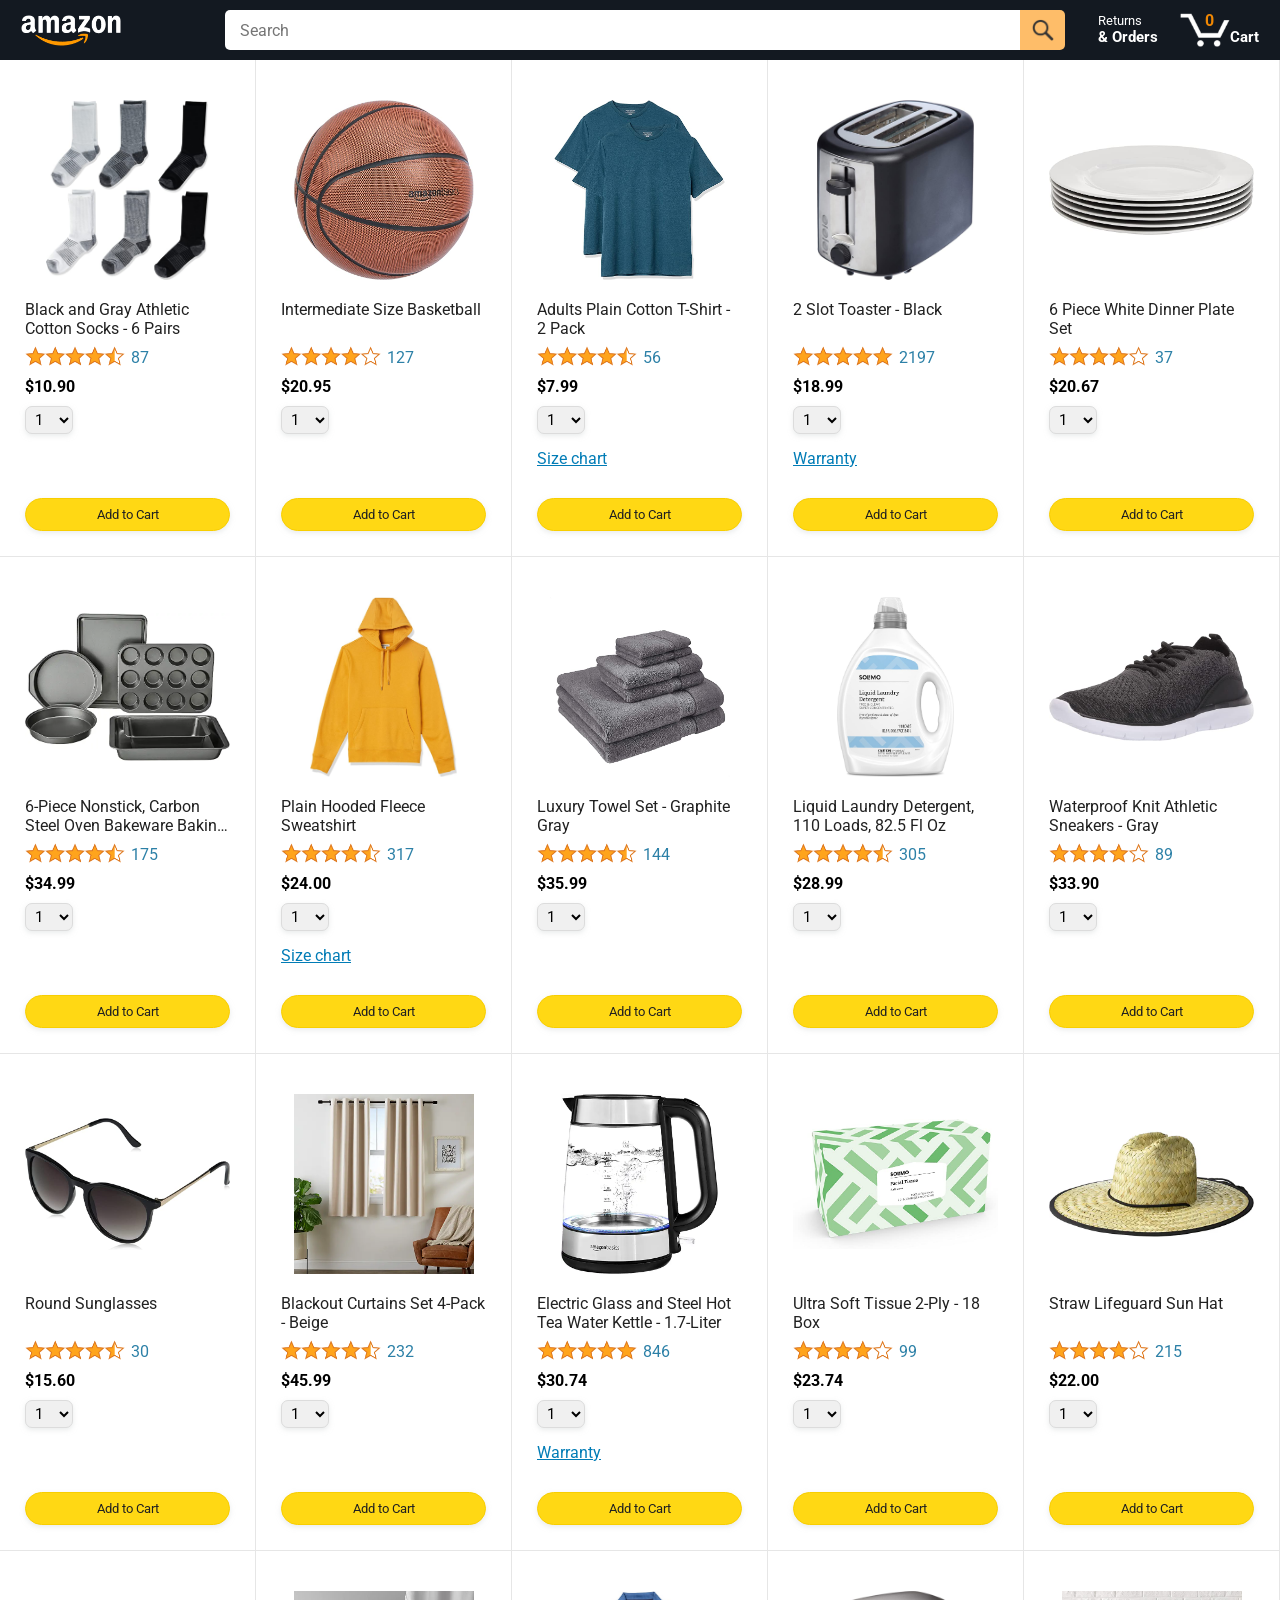
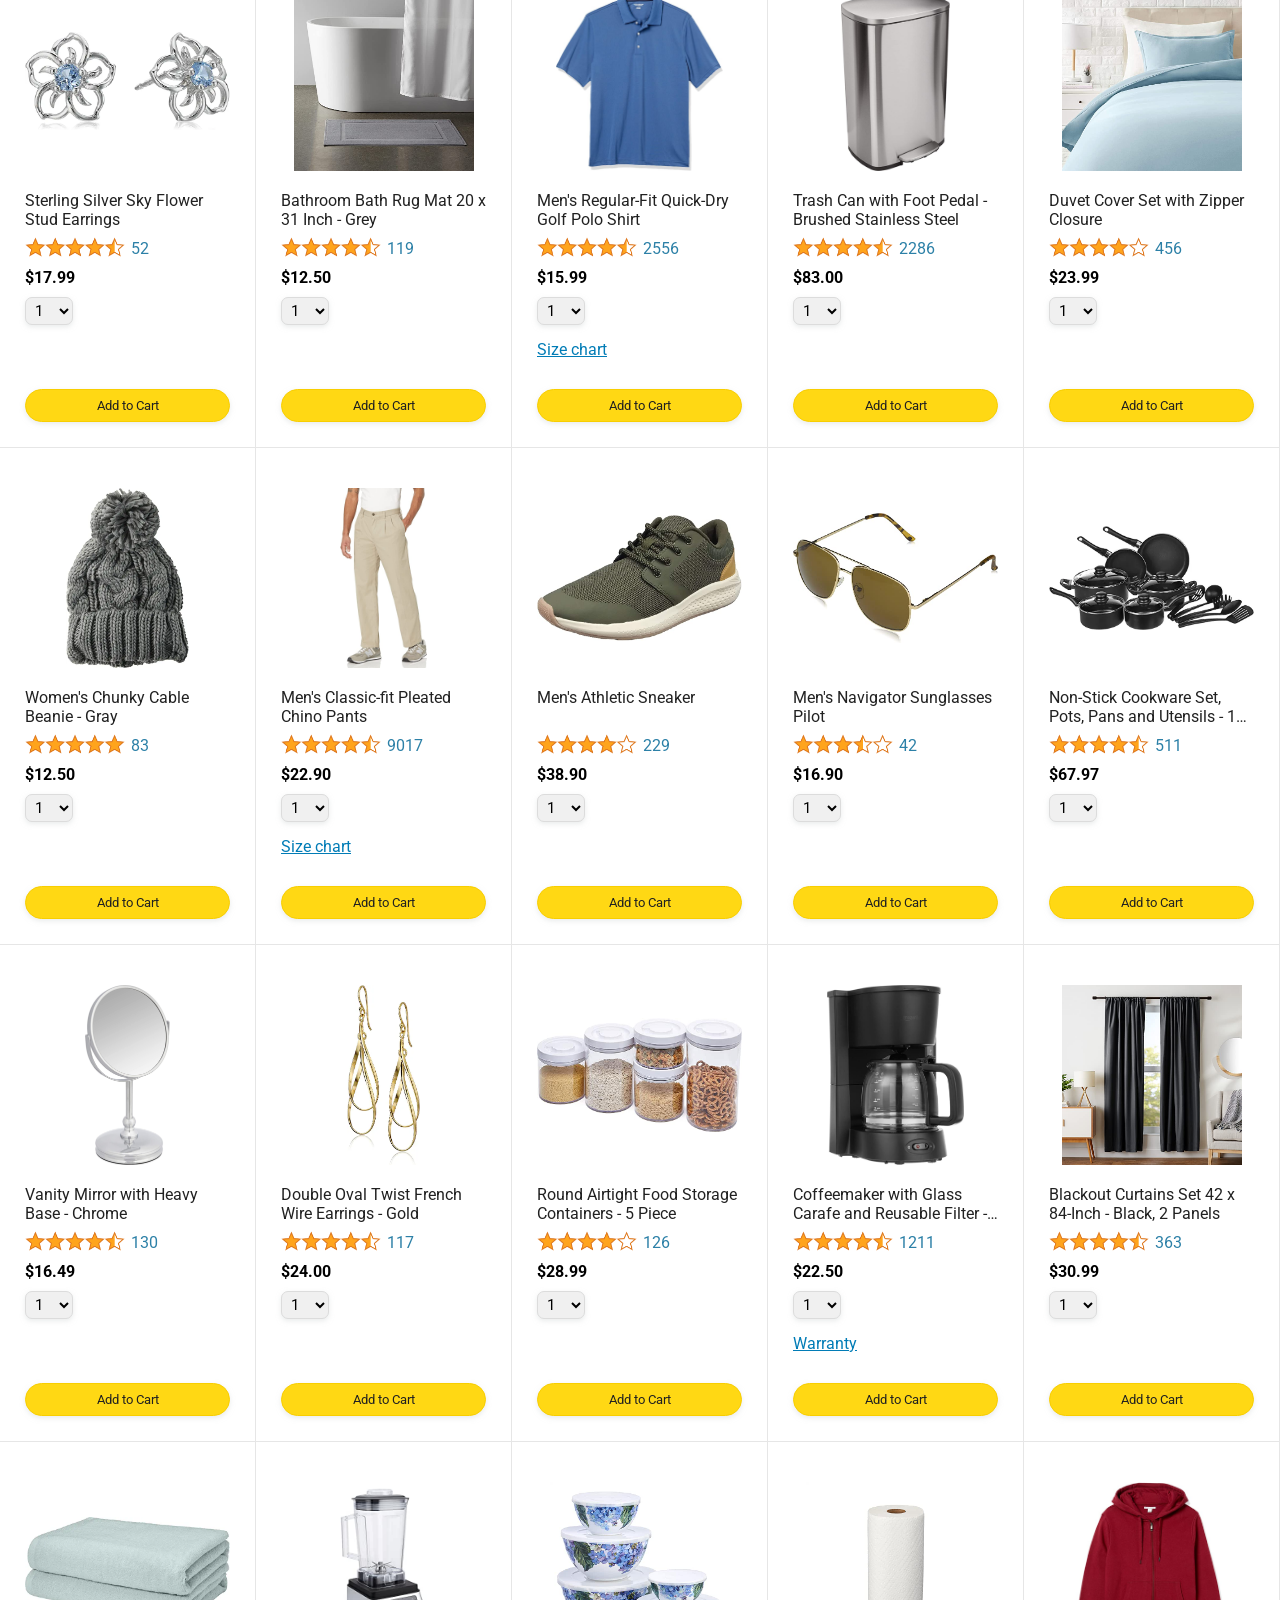
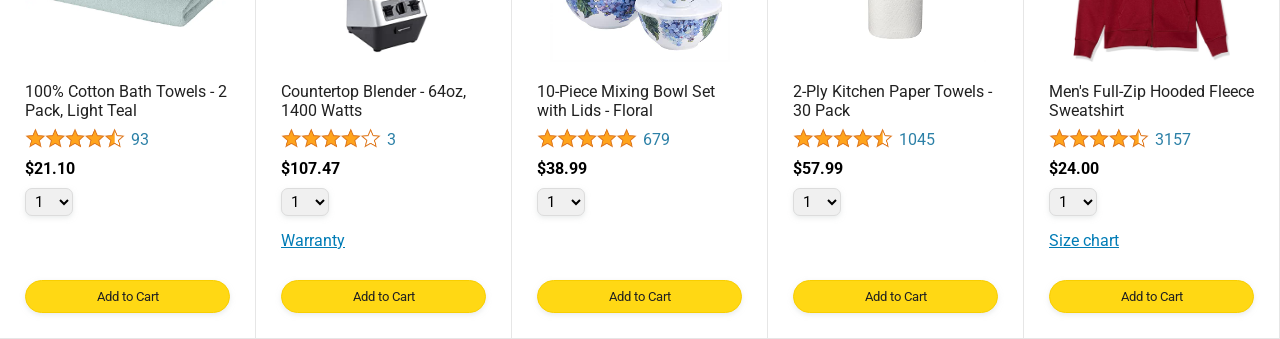
<file: front-end/amazon-project/index.html>
<!DOCTYPE html>
<html lang="en">
	<head>
    <title>Amazon</title>

    <meta charset="UTF-8">
    <meta name="viewport" content="width=device-width, initial-scale=1.0">

		<link rel="preconnect" href="https://fonts.googleapis.com">
    <link rel="preconnect" href="https://fonts.gstatic.com" crossorigin>
    <link href="https://fonts.googleapis.com/css2?family=Roboto:ital,wght@0,100..900;1,100..900&display=swap" rel="stylesheet">

		<link rel="stylesheet" href="styles/shared/general.css">
		<link rel="stylesheet" href="styles/shared/header.css">
		<link rel="stylesheet" href="styles/pages/main.css">

		<script type="module" src="scripts/main.js" defer></script>
	</head>
	<body>
    <header class="amazon-header">
			<div class="header-left-section">
				<a class="header-link" href=".">
					<img class="amazon-logo" src="images/amazon-logo-white.png">
					<img class="amazon-logo-mobile" hidden src="images/amazon-mobile-logo-white.png">
				</a>
			</div>
			<div class="header-middle-section">
				<input class="header-search-bar" type="text" placeholder="Search">
				<button class="header-search-button">
					<img class="header-search-icon" src="images/icons/search-icon.png">
				</button>
			</div>
			<div class="header-right-section">
				<a class="header-link returns-orders-container" href="">
					<div class="header-returns-text">Returns</div>
					<div class="header-orders-text">& Orders</div>
				</a>
				<a class="header-link header-cart-container" href="checkout.html">
					<div class="header-cart-quantity js-header-cart-quantity"></div>
					<img class="header-cart-icon" src="images/icons/cart-icon.png">
					<div class="header-cart-text">Cart</div>
				</a>
			</div>
		</header>

		<main>
			<section class="products-grid">
			</section>
		</main>
	</body>
</html>
</file>
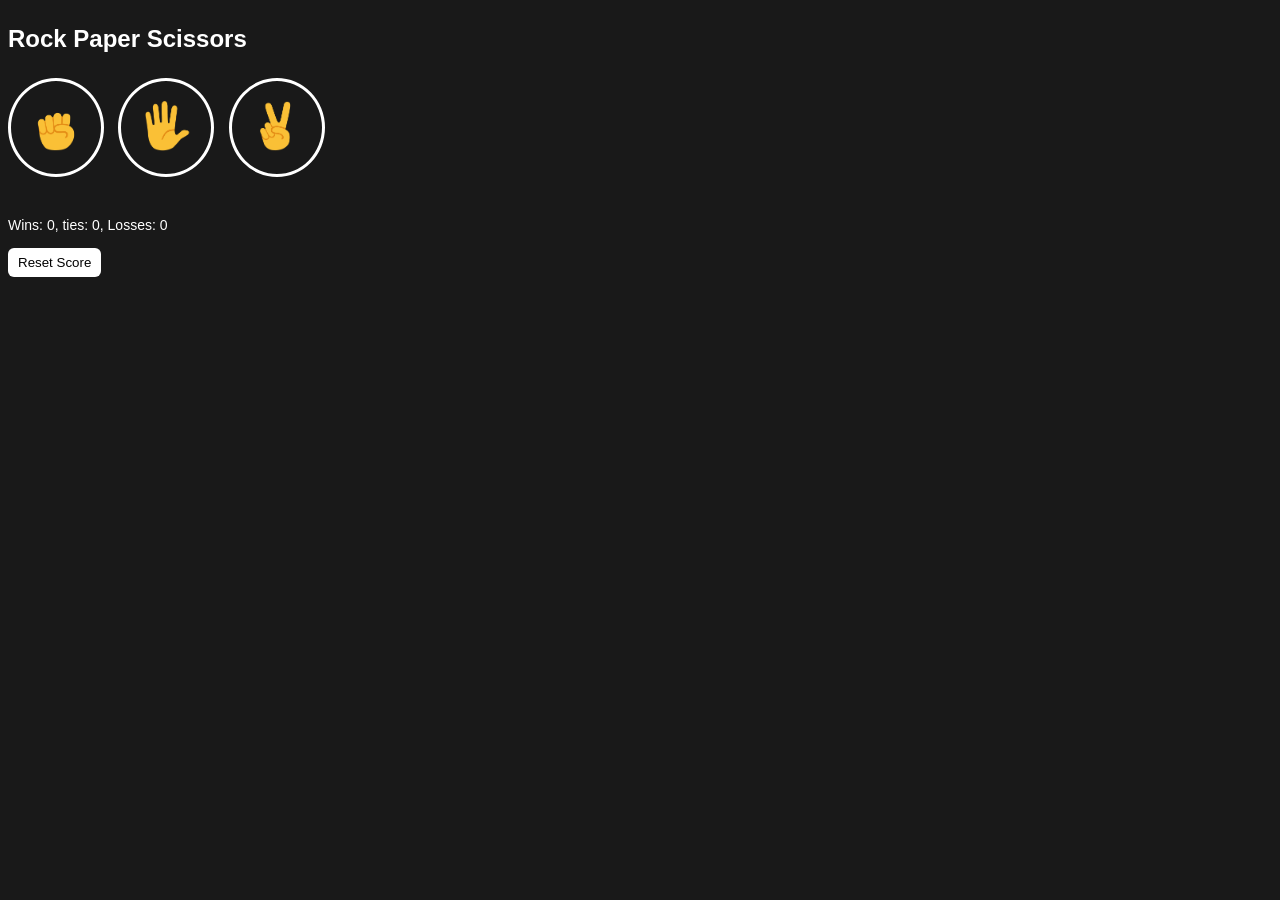
<file: front-end/rock-paper-scissors-project/index.html>
<!DOCTYPE html>
<html lang="en">
  <head>
    <title>Rock Paper Scissors</title>

    <link rel="stylesheet" href="styles.css">
    <script src="script.js" defer></script>

    <meta charset="UTF-8">
    <meta name="viewport" content="width=device-width, initial-scale=1.0">
  </head>

  <body>
    <p class="title">Rock Paper Scissors</p>

    <button class="emoji-btn js-emoji-btn" data-emoji="rock">
      <img src="assets/rock-emoji.png">
    </button>
    <button class="emoji-btn js-emoji-btn" data-emoji="paper">
      <img src="assets/paper-emoji.png">
    </button>
    <button class="emoji-btn js-emoji-btn" data-emoji="scissors">
      <img src="assets/scissors-emoji.png">
    </button>

    <p class="result js-result"></p>

    <div class="moves-container js-moves-container" hidden>
      <span>You</span>
      <img class="js-player-move" src="assets/rock-emoji.png">
      <img class="js-computer-move" src="assets/scissors-emoji.png">
      <span>Computer</span>
    </div>

    <p class="score js-score"></p>
    <button class="reset-btn js-reset-btn">Reset Score</button>
  </body>
</html>
</file>
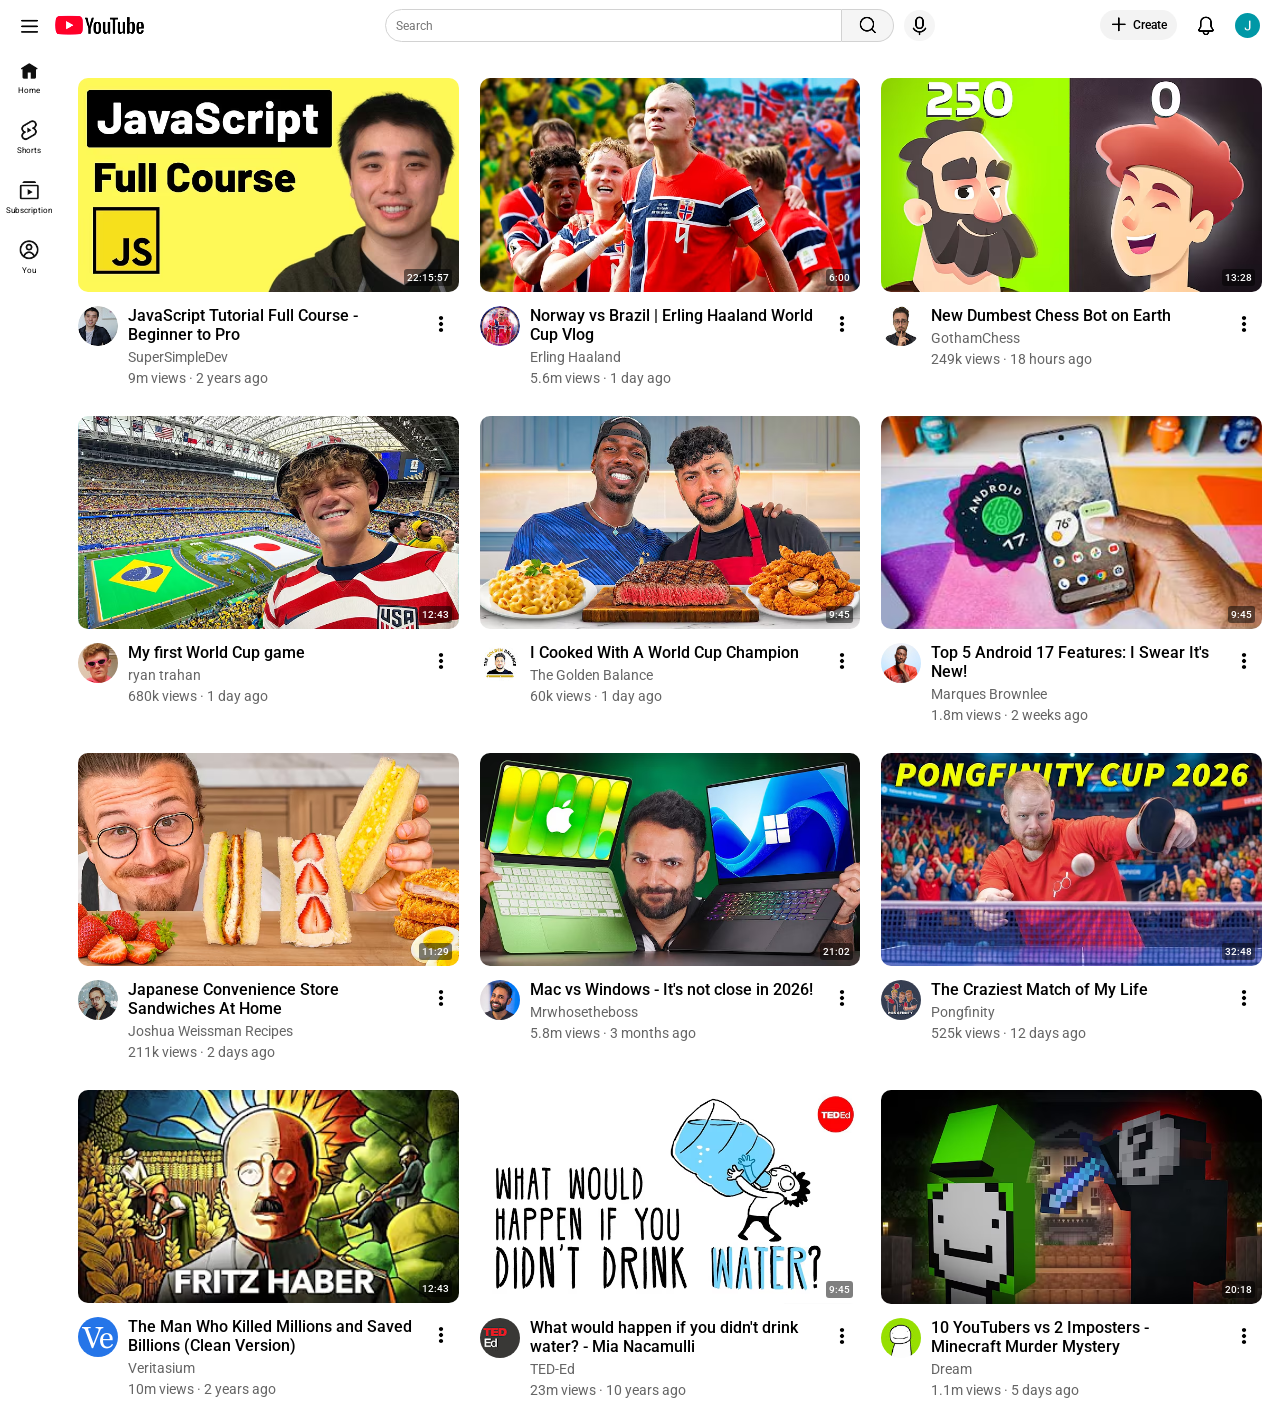
<file: front-end/youtube-project/index.html>
<!-- Site was created on 125% zoom ._. -->
<!-- Zoom in to 125% for better experience ._. -->

<!DOCTYPE html>
<html lang="en">
  <head>
    <title>YouTube</title>
    <link rel="icon" href="assets/icons/youtube-favicon.png">

    <link rel="stylesheet" href="styles/general.css">
    <link rel="stylesheet" href="styles/header.css">
    <link rel="stylesheet" href="styles/sidebar.css">
    <link rel="stylesheet" href="styles/videos.css">

    <link rel="preconnect" href="https://fonts.googleapis.com">
    <link rel="preconnect" href="https://fonts.gstatic.com" crossorigin>
    <link href="https://fonts.googleapis.com/css2?family=Roboto:ital,wght@0,100..900;1,100..900&display=swap" rel="stylesheet">
  </head>
  <body>
    <header class="header">
      <div class="left-section">
        <button class="three-lines-button">
          <img class="three-lines-icon header-icon" src="assets/icons/3-lines-icon.png">
        </button>
        <img class="header-icon" src="assets/icons/youtube-logo.png">
      </div>
      <div class="middle-section">
        <input class="search-bar" type="text" placeholder="Search">
        <button class="search-button">
          <img class="search-icon header-icon" src="assets/icons/search-icon.png">
        </button>
        <button class="mic-button">
          <img class="mic-icon header-icon" src="assets/icons/mic-icon.png">
        </button>
      </div>
      <div class="right-section">
        <div class="create-icon">
          <img class="plus-icon header-icon" src="assets/icons/plus-icon.png">
          <span>Create</span>
        </div>
        <button class="bell-button">
          <img class="bell-icon header-icon" src="assets/icons/bell-icon.png">
        </button>
        <img class="my-channel-picture" src="assets/channels/my-channel.jpg">
      </div>
    </header>

    <nav class="side-bar">
      <div>
        <img src="assets/icons/home-icon.png">
        <span>Home</span>
      </div>

      <div>
        <img src="assets/icons/shorts-icon.png">
        <span>Shorts</span>
      </div>

      <div>
        <img src="assets/icons/subscriptions-icon.png">
        <span>Subscription</span>
      </div>

      <div>
        <img src="assets/icons/you-icon.png">
        <span>You</span>
      </div>
    </nav>

    <main>
      <section class="videos-grid">
        <div class="video-preview">
          <div class="thumbnail-container">
            <a href="https://www.youtube.com/watch?v=EerdGm-ehJQ&pp=ygUXanMgdHV0b3JpYWwgZnVsbCBjb3Vyc2U%3D">
              <img class="thumbnail" src="assets/thumbnails/thumbnail1.avif">
              <span class="video-length">22:15:57</span>
            </a>
          </div>
          <div class="video-body">
            <a href="https://www.youtube.com/@SuperSimpleDev">
              <img class="channel-picture" src="assets/channels/channel1.jpg">
            </a>
            <div class="video-info">
              <p class="video-title">
                JavaScript Tutorial Full Course - Beginner to Pro
              </p>
              <p class="channel-name">SuperSimpleDev</p>
              <p class="video-stats">9m views &middot 2 years ago</p>
            </div>
            <img class="three-dots" src="assets/icons/3-dots-icon.png">
          </div>
        </div>

        <div class="video-preview">
          <div class="thumbnail-container">
            <a href="https://www.youtube.com/watch?v=FhXZ62GERi8&pp=ygUYbm9yd2F5IHZzIGJyYXppbCBoYWxhYW5k">
              <img class="thumbnail" src="assets/thumbnails/thumbnail2.avif">
              <span class="video-length">6:00</span>
            </a>
          </div>
          <div class="video-body">
            <a href="https://www.youtube.com/@erling">
              <img class="channel-picture" src="assets/channels/channel2.jpg">
            </a>
            <div class="video-info">
              <p class="video-title">
                Norway vs Brazil | Erling Haaland World Cup Vlog
              </p>
              <p class="channel-name">Erling Haaland</p>
              <p class="video-stats">5.6m views &middot 1 day ago</p>
            </div>
            <img class="three-dots" src="assets/icons/3-dots-icon.png">
          </div>
        </div>

        <div class="video-preview">
          <div class="thumbnail-container">
            <a href="https://www.youtube.com/watch?v=FQtEhErZO1k&pp=ygULZ290aGFtY2hlc3M%3D">
              <img class="thumbnail" src="assets/thumbnails/thumbnail3.avif">
              <span class="video-length">13:28</span>
            </a>
          </div>
          <div class="video-body">
            <a href="https://www.youtube.com/@GothamChess">
              <img class="channel-picture" src="assets/channels/channel3.jpg">
            </a>
            <div class="video-info">
              <p class="video-title">
                New Dumbest Chess Bot on Earth
              </p>
              <p class="channel-name">GothamChess</p>
              <p class="video-stats">249k views &middot 18 hours ago</p>
            </div>
            <img class="three-dots" src="assets/icons/3-dots-icon.png">
          </div>
        </div>

        <div class="video-preview">
          <div class="thumbnail-container">
            <a href="https://www.youtube.com/watch?v=kM2Ow8XEOjs&pp=ygULcnlhbiB0cmFoYW4%3D">
              <img class="thumbnail" src="assets/thumbnails/thumbnail4.avif">
              <span class="video-length">12:43</span>
            </a>
          </div>
          <div class="video-body">
            <a href="https://www.youtube.com/@ryan">
              <img class="channel-picture" src="assets/channels/channel4.jpg">
            </a>
            <div class="video-info">
              <p class="video-title">
                My first World Cup game
              </p>
              <p class="channel-name">ryan trahan</p>
              <p class="video-stats">680k views &middot 1 day ago</p>
            </div>
            <img class="three-dots" src="assets/icons/3-dots-icon.png">
          </div>
        </div>

        <div class="video-preview">
          <div class="thumbnail-container">
            <a href="https://www.youtube.com/watch?v=4bHi2Bb_uiU&pp=ygUSdGhlIGdvbGRlbiBiYWxhbmNl">
              <img class="thumbnail" src="assets/thumbnails/thumbnail5.avif">
              <span class="video-length">9:45</span>
            </a>
          </div>
          <div class="video-body">
            <a href="https://www.youtube.com/@thegoldenbalance">
              <img class="channel-picture" src="assets/channels/channel5.jpg">
            </a>
            <div class="video-info">
              <p class="video-title">
                I Cooked With A World Cup Champion
              </p>
              <p class="channel-name">The Golden Balance</p>
              <p class="video-stats">60k views &middot 1 day ago</p>
            </div>
            <img class="three-dots" src="assets/icons/3-dots-icon.png">
          </div>
        </div>

        <div class="video-preview">
          <div class="thumbnail-container">
            <a href="https://www.youtube.com/watch?v=QrT4S9i3agE">
              <img class="thumbnail" src="assets/thumbnails/thumbnail6.avif">
              <span class="video-length">9:45</span>
            </a>
          </div>
          <div class="video-body">
            <a href="https://www.youtube.com/@mkbhd">
              <img class="channel-picture" src="assets/channels/channel6.jpg">
            </a>
            <div class="video-info">
              <p class="video-title">
                Top 5 Android 17 Features: I Swear It's New!
              </p>
              <p class="channel-name">Marques Brownlee</p>
              <p class="video-stats">1.8m views &middot 2 weeks ago</p>
            </div>
            <img class="three-dots" src="assets/icons/3-dots-icon.png">
          </div>
        </div>

        <div class="video-preview">
          <div class="thumbnail-container">
            <a href="https://www.youtube.com/watch?v=7SixjIlfnIw&pp=ygUZam9maHVhIGNvb2sgcmVjaXBlcyBqYXBhbg%3D%3D">
              <img class="thumbnail" src="assets/thumbnails/thumbnail7.avif">
              <span class="video-length">11:29</span>
            </a>
          </div>
          <div class="video-body">
            <a href="https://www.youtube.com/@JoshuaWeissmanRecipes">
              <img class="channel-picture" src="assets/channels/channel7.jpg">
            </a>
            <div class="video-info">
              <p class="video-title">
                Japanese Convenience Store Sandwiches At Home
              </p>
              <p class="channel-name">Joshua Weissman Recipes</p>
              <p class="video-stats">211k views &middot 2 days ago</p>
            </div>
            <img class="three-dots" src="assets/icons/3-dots-icon.png">
          </div>
        </div>

        <div class="video-preview">
          <div class="thumbnail-container">
            <a href="https://www.youtube.com/watch?v=aJSK3HZlvnU&pp=ygUdbWFjIHZzIHdpbmRvd3MgbXJ3aG9zZXRoZWJvc3M%3D">
              <img class="thumbnail" src="assets/thumbnails/thumbnail8.avif">
              <span class="video-length">21:02</span>
            </a>
          </div>
          <div class="video-body">
            <a href="https://www.youtube.com/@Mrwhosetheboss">
              <img class="channel-picture" src="assets/channels/channel8.jpg">
            </a>
            <div class="video-info">
              <p class="video-title">
                Mac vs Windows - It's not close in 2026!
              </p>
              <p class="channel-name">Mrwhosetheboss</p>
              <p class="video-stats">5.8m views &middot 3 months ago</p>
            </div>
            <img class="three-dots" src="assets/icons/3-dots-icon.png">
          </div>
        </div>

        <div class="video-preview">
          <div class="thumbnail-container">
            <a href="https://www.youtube.com/watch?v=OwcZ-fF65Aw&pp=ygUKcG9uZ2Zpbml0eQ%3D%3D">
              <img class="thumbnail" src="assets/thumbnails/thumbnail9.avif">
              <span class="video-length">32:48</span>
            </a>
          </div>
          <div class="video-body">
            <a href="https://www.youtube.com/@Pongfinity">
              <img class="channel-picture" src="assets/channels/channel9.jpg">
            </a>
            <div class="video-info">
              <p class="video-title">
                The Craziest Match of My Life
              </p>
              <p class="channel-name">Pongfinity</p>
              <p class="video-stats">525k views &middot 12 days ago</p>
            </div>
            <img class="three-dots" src="assets/icons/3-dots-icon.png">
          </div>
        </div>

        <div class="video-preview">
          <div class="thumbnail-container">
            <a href="https://www.youtube.com/watch?v=QQkmJI63ykI&pp=0gcJCU8LAYcqIYzv">
              <img class="thumbnail" src="assets/thumbnails/thumbnail10.avif">
              <span class="video-length">12:43</span>
            </a>
          </div>
          <div class="video-body">
            <a href="https://www.youtube.com/@veritasium">
              <img class="channel-picture" src="assets/channels/channel10.jpg">
            </a>
            <div class="video-info">
              <p class="video-title">
                The Man Who Killed Millions and Saved Billions (Clean Version)
              </p>
              <p class="channel-name">Veritasium</p>
              <p class="video-stats">10m views &middot 2 years ago</p>
            </div>
            <img class="three-dots" src="assets/icons/3-dots-icon.png">
          </div>
        </div>

        <div class="video-preview">
          <div class="thumbnail-container">
            <a href="https://www.youtube.com/watch?v=9iMGFqMmUFs&pp=ygUMdGVkIGVkIHdhdGVy">
              <img class="thumbnail" src="assets/thumbnails/thumbnail11.avif">
              <span class="video-length">9:45</span>
            </a>
          </div>
          <div class="video-body">
            <a href="https://www.youtube.com/@TEDEd">
              <img class="channel-picture" src="assets/channels/channel11.jpg">
            </a>
            <div class="video-info">
              <p class="video-title">
                What would happen if you didn't drink water? - Mia Nacamulli
              </p>
              <p class="channel-name">TED-Ed</p>
              <p class="video-stats">23m views &middot 10 years ago</p>
            </div>
            <img class="three-dots" src="assets/icons/3-dots-icon.png">
          </div>
        </div>

        <div class="video-preview">
          <div class="thumbnail-container">
            <a href="https://www.youtube.com/watch?v=n3Z4vVzx4nw&pp=ygUFZHJlYW0%3D">
              <img class="thumbnail" src="assets/thumbnails/thumbnail12.avif">
              <span class="video-length">20:18</span>
            </a>
          </div>
          <div class="video-body">
            <a href="https://www.youtube.com/@dream">
              <img class="channel-picture" src="assets/channels/channel12.jpg">
            </a>
            <div class="video-info">
              <p class="video-title">
                10 YouTubers vs 2 Imposters - Minecraft Murder Mystery
              </p>
              <p class="channel-name">Dream </p>
              <p class="video-stats">1.1m views &middot 5 days ago</p>
            </div>
            <img class="three-dots" src="assets/icons/3-dots-icon.png">
          </div>
        </div>
      </section>
    </main>
  </body>
</html>
</file>
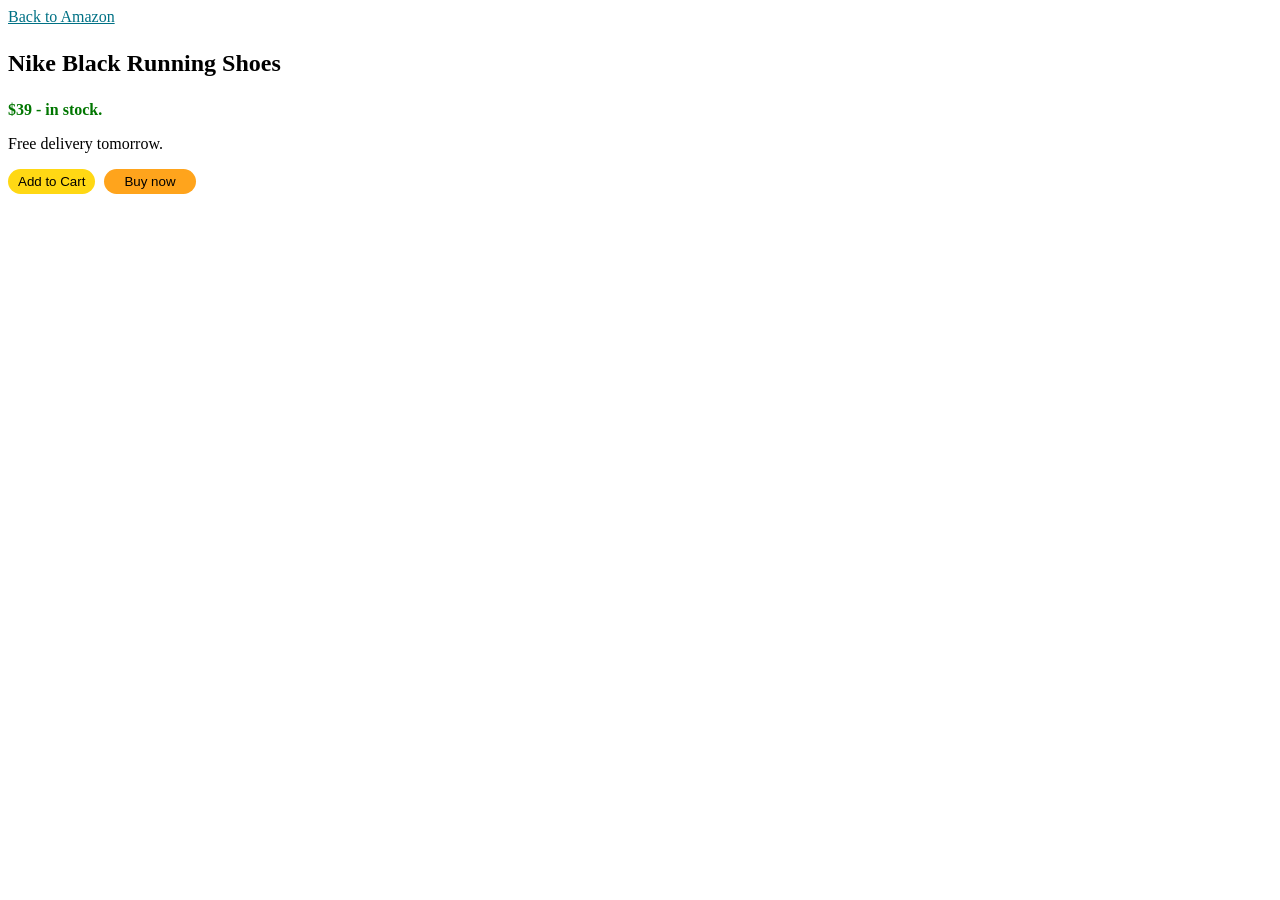
<file: html-css-exercises/exercise1.html>
<!DOCTYPE html>
<html>
  <head>
    <style>
      .link {
        color: rgb(0, 113, 133);
      }

      .item {
        font-size: 24px;
        font-weight: bold;
      }

      .price {
        color: rgb(0, 118, 0);
        font-weight: bold;
      }

      .cart-button {
        background-color: rgb(255, 216, 20);
        border: none;
        border-radius: 15px;
        padding: 5px 10px;
        margin-right: 5px;
        cursor: pointer;
      }

      .cart-button:hover {
        background-color: rgba(255, 216, 20, 0.7);
      }

      .cart-button:active {
        background-color: rgba(255, 216, 20, 0.3);
      }

      .buy-button {
        background-color: rgb(255, 164, 28);
        border: none;
        border-radius: 15px;
        padding: 5px 20px;
        cursor: pointer;
      }

      .buy-button:hover {
        background-color: rgb(218, 142, 29)
      }

      .buy-button:active {
        background-color: rgb(190, 125, 28);
      }
    </style>
  </head>
  <body>
    <a class="link" href="https://www.amazon.com">Back to Amazon</a>
    <p class="item">Nike Black Running Shoes</p>
    <p class="price">$39 - in stock.</p>
    <p class="delivery">Free delivery tomorrow.</p>
    <button class="cart-button">Add to Cart</button>
    <button class="buy-button">Buy now</button>
  </body>
</html>
</file>
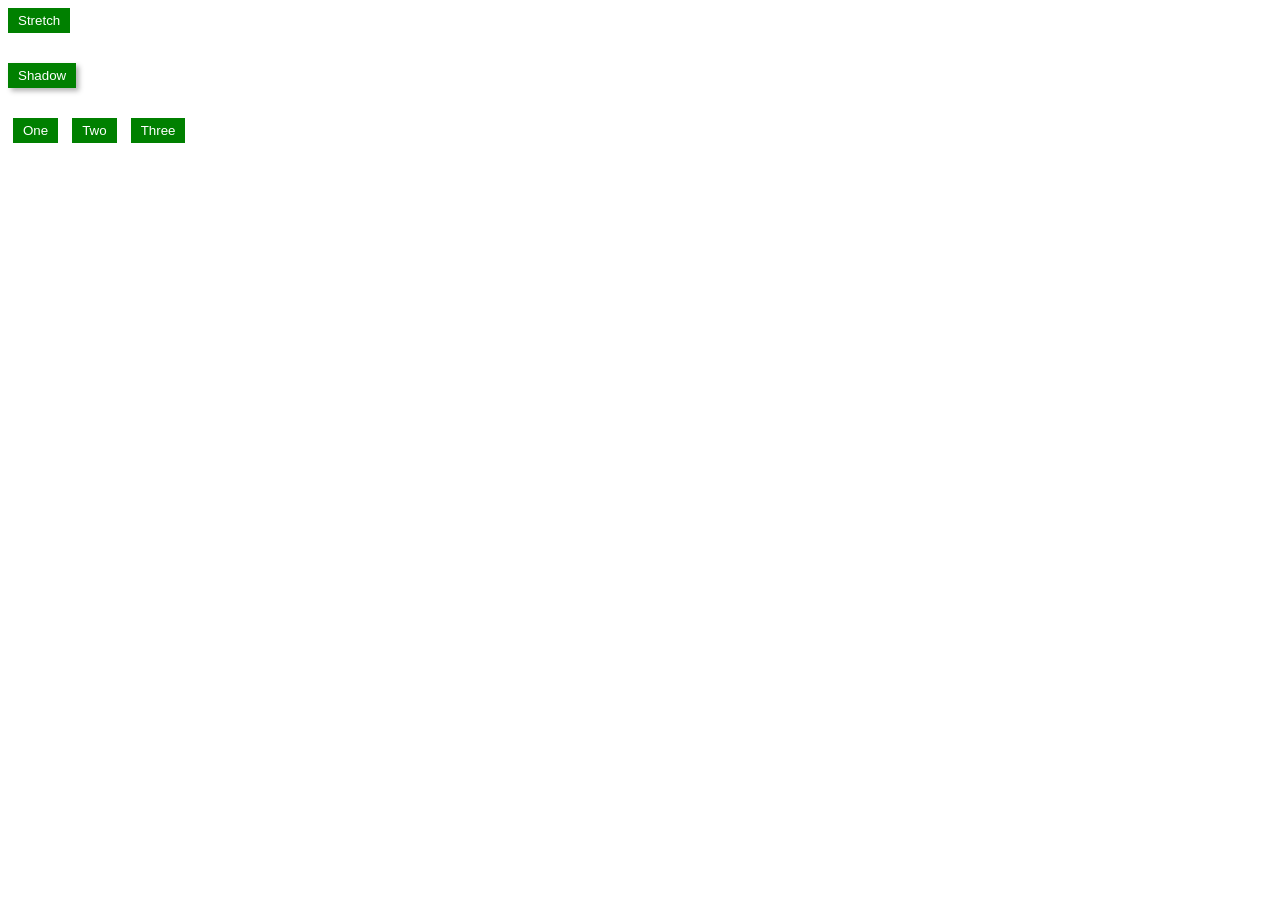
<file: html-css-exercises/exercise2.html>
<!DOCTYPE html>
<html lang="en">
  <head>
    <style>
      button {
        border: none;
        background-color: green;
        color: white;
        padding: 5px 10px;
        cursor: pointer;
        margin-bottom: 30px;
      }

      .stretch {
        display: block;
        transition: padding 0.8s;
      }

      .stretch:hover {
        padding: 15px 30px;
      }

      .shadow {
        display: block;
        box-shadow: 3px 3px 5px rgba(0, 0, 0, 0.3);
        transition: box-shadow 0.3s;
      }

      .shadow:active {
        box-shadow: none;
        transform: translate(3px, 3px);
      }

      .numbers {
        margin: 0 5px;
        transition: padding 0.1s;
      }

      .numbers:hover {
        padding: 5px 15px;
      }
    </style>
  </head>
  <body>
    <button class="stretch">Stretch</button>
    <button class="shadow">Shadow</button>
    <button class="numbers">One</button>
    <button class="numbers">Two</button>
    <button class="numbers">Three</button>
  </body>
</html>
</file>
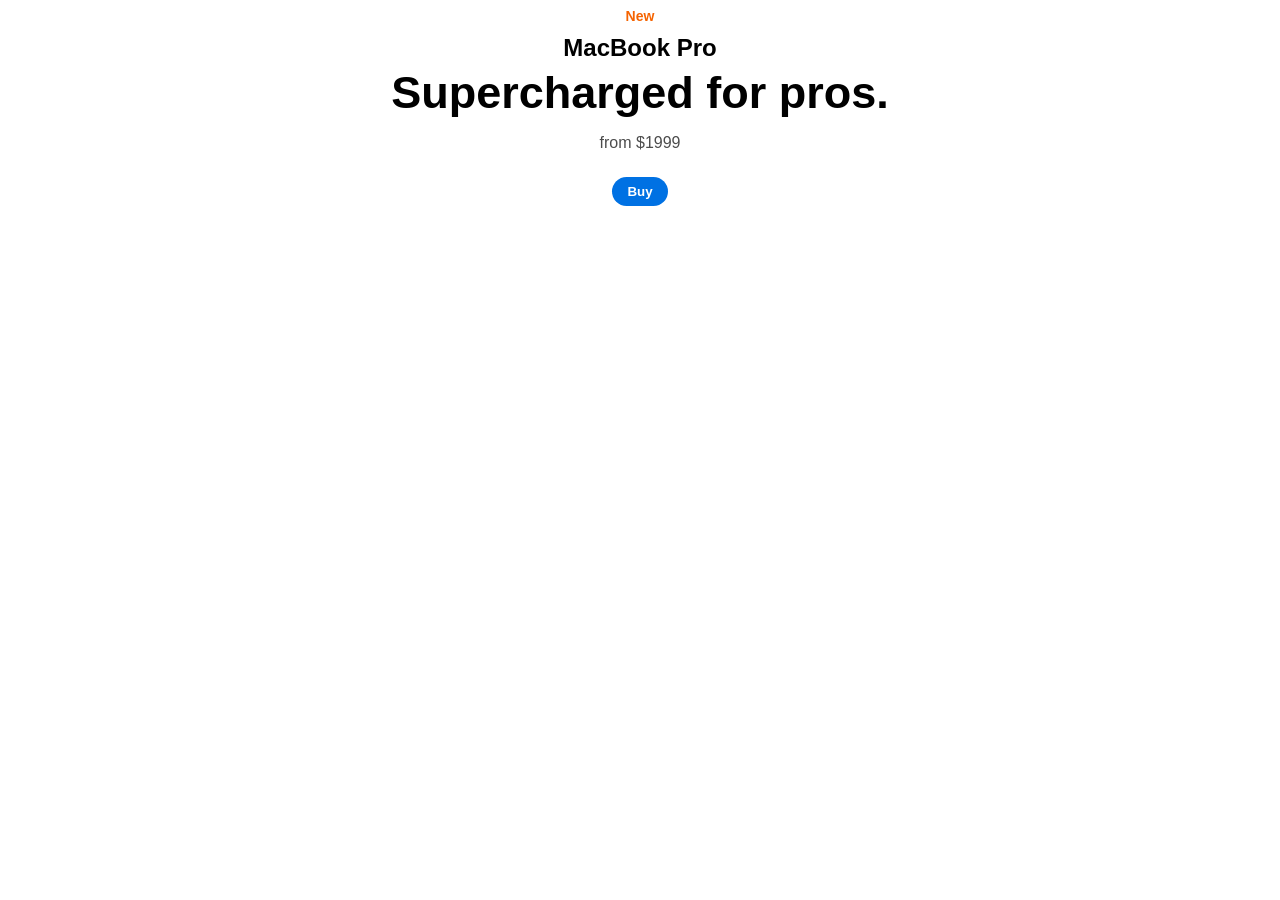
<file: html-css-exercises/exercise3.html>
<!DOCTYPE html>
<html lang="en">
  <head>
    <style>
      body {
        text-align: center;
        font-family: Arial;
      }

      p {
        margin-top: 0;
        margin-bottom: 0;
      }

      .new {
        color: rgb(245, 99, 0);
        font-size: 14px;
        font-weight: bold;
        margin-bottom: 10px;
      }

      .mac {
        font-weight: bold;
        font-size: 24px;
        margin-bottom: 5px;
      }

      .description {
        font-weight: bold;
        font-size: 45px;
        margin-bottom: 15px;
      }

      .price {
        color: rgb(76, 76, 76);
        margin-bottom: 25px;
      }

      .btn {
        border: none;
        padding: 7px 15px;
        background-color: rgb(0, 113, 227);
        color: white;
        border-radius: 30px;
        font-weight: bold;
        cursor: pointer;
      }
    </style>
  </head>
  <body>
      <p class="new">New</p>
      <p class="mac">MacBook Pro</p>
      <p class="description">Supercharged for pros.</p>
      <p class="price">from $1999</p>
      <button class="btn">Buy</button>
  </body>
</html>
</file>
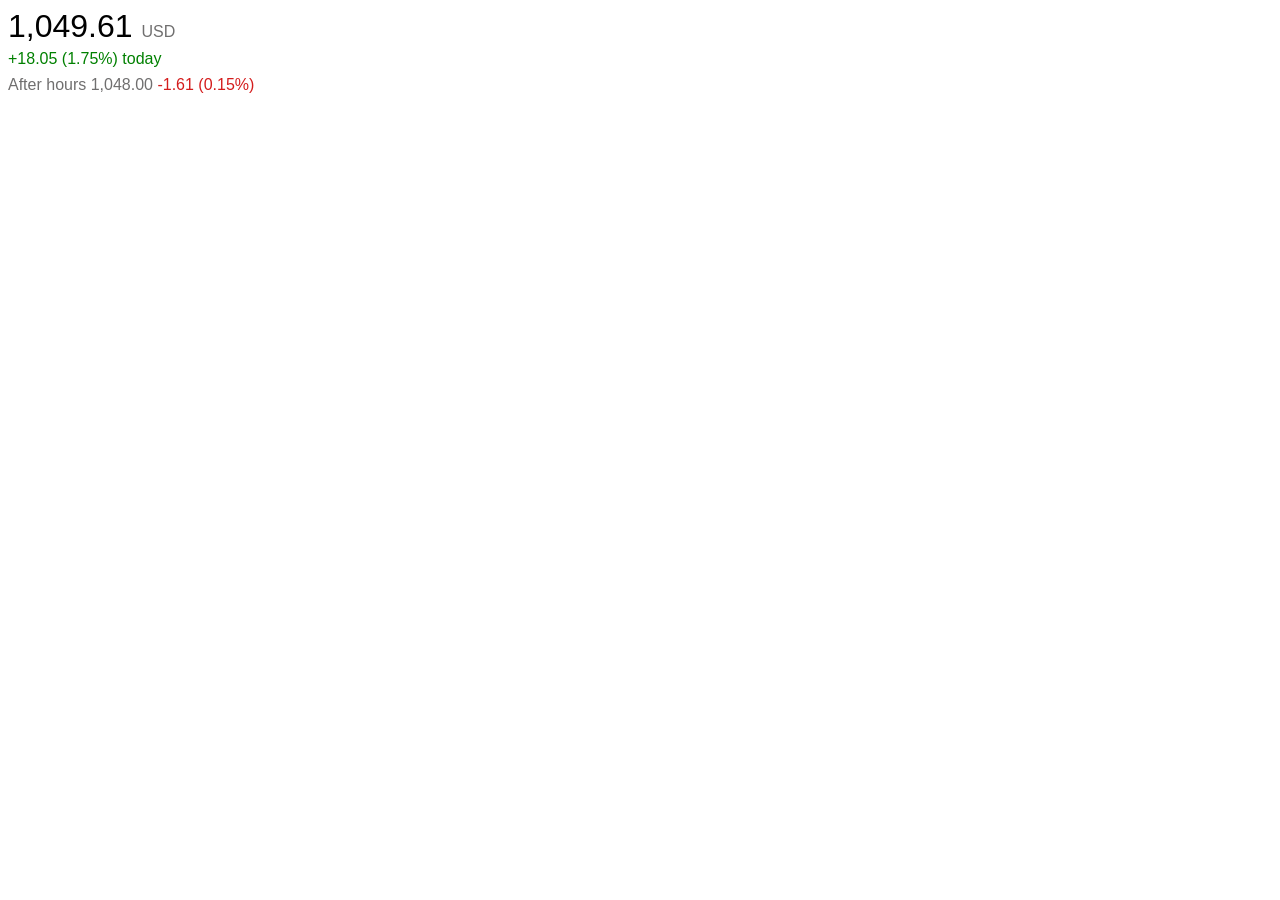
<file: html-css-exercises/exercise4.html>
<!DOCTYPE html>
<html lang="en">
  <head>
    <style>
      p {
        font-family: Arial;
        margin: 0;
      }

      .line1 {
        font-size: 32px;
        margin-bottom: 5px
      }

      .usd {
        font-size: 16px;
        color:rgb(112, 111, 111);
      }

      .line2 {
        color: green;
        margin-bottom: 8px;
      }

      .line3 {
        color:rgb(112, 111, 111);
      }

      .red {
        color: rgb(212, 29, 29);
      }
    </style>
  </head>
  <body>
      <p class="line1">1,049.61 <span class="usd">USD</span></p>
      <p class="line2">+18.05 (1.75%) today</p>
      <p class="line3">After hours 1,048.00 <span class="red">-1.61 (0.15%)</span></p>
  </body>
</html>
</file>
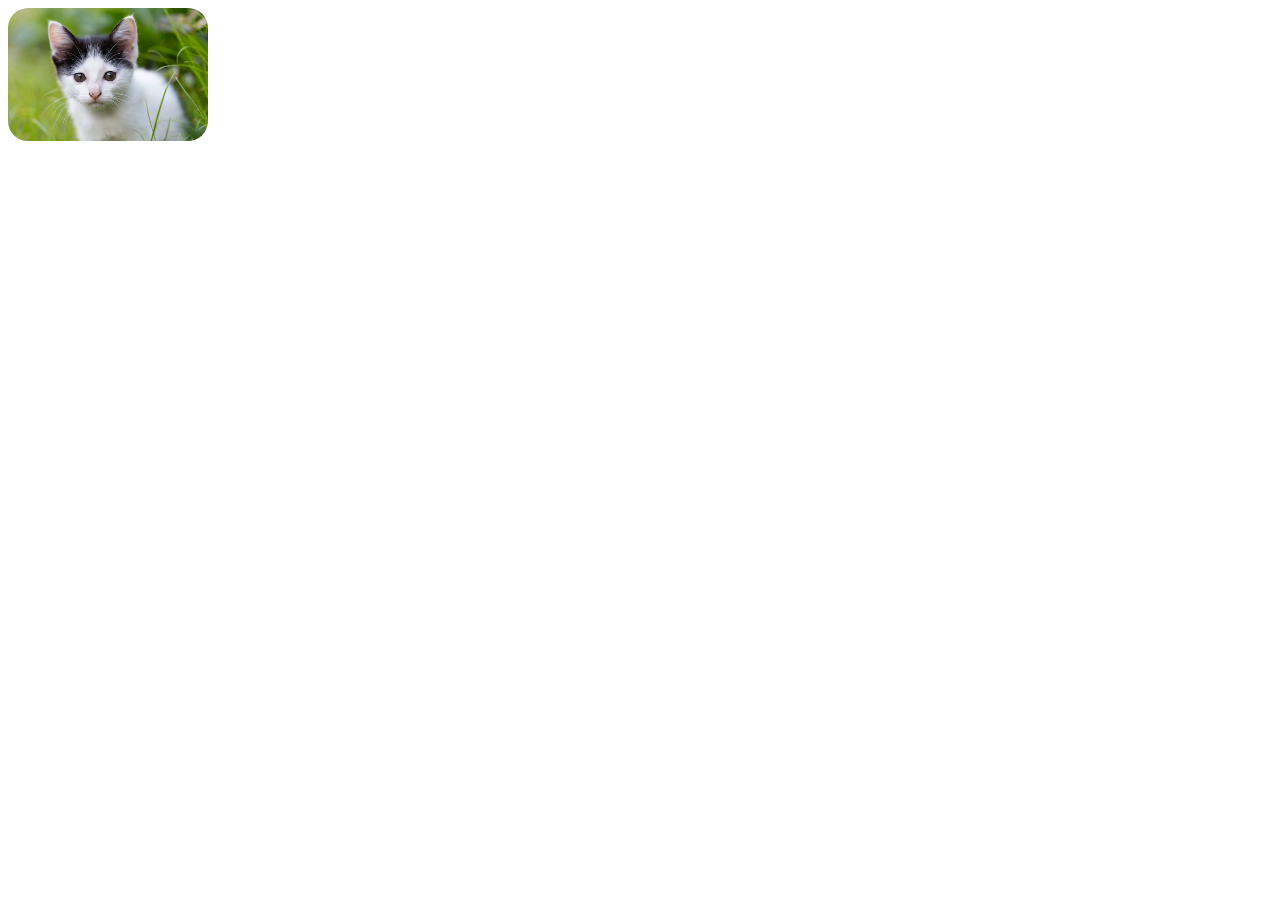
<file: html-css-exercises/exercise5.html>
<!DOCTYPE html>
<html lang="en">
  <head>
    <title>Exercise 5</title>
    <style>
      img {
        display: block;
        width: 200px;
        border-radius: 20px;
        cursor: pointer;
      }

      img:hover {
        display: block;
        width: 200px;
        height: 200px;
        object-fit: cover;
        object-position: center;
      }

      img:active {
        display: block;
        width: 200px;
        height: 200px;
        object-fit: cover;
        object-position: center;
        border-radius: 50%;
      }
    </style>
  </head>
  <body>
      <img src="cat.png">
  </body>
</html>
</file>
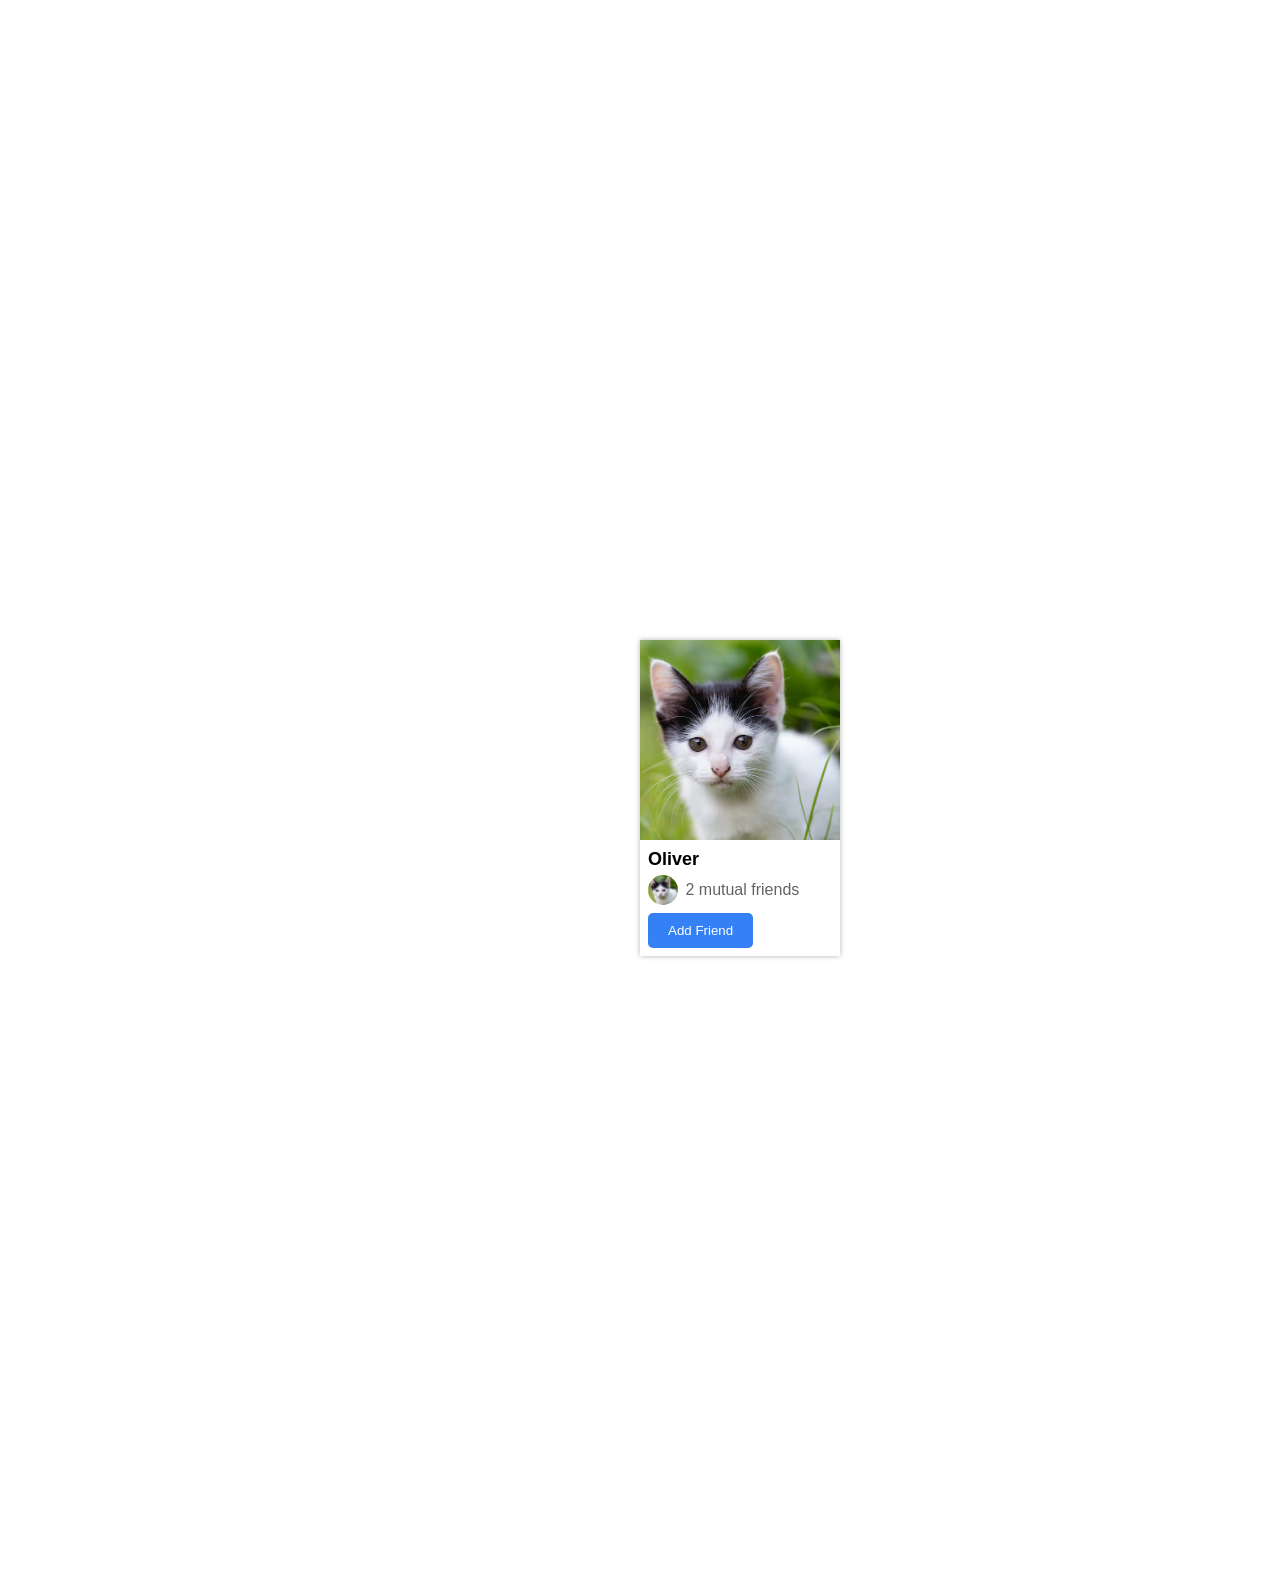
<file: html-css-exercises/exercise6.html>
<!DOCTYPE html>
<html lang="en">
  <head>
    <title>Exercise 6</title>
    <style>
      * {
        margin: 0;
      }

      .container {
        width: 200px;
        margin: 50%;
        box-shadow: 0 0 5px rgba(0, 0, 0, 0.3);
      }

      .cat {
        width: 100%;
        height: 200px;
        object-fit: cover;
        object-position: center;
      }

      .name, .mutuals-container, .add-btn {
        font-family: Arial;
        margin-left: 8px;
      }

      .name {
        font-size: 18px;
        font-weight: bold;
        margin-top: 5px;
      }

      .mutuals-container {
        margin-top: 5px;
        margin-bottom: 8px;
      }

      .mutuals {
        color: rgb(100, 99, 99);
        display: inline-block;
        margin-left: 3px;
        vertical-align: middle;
      }

      .mutuals-pfp {
        width: 30px;
        height: 30px;
        object-fit: cover;
        border-radius: 50%;
        display: inline-block;
        vertical-align: middle;
      }

      .add-btn {
        border: none;
        margin-bottom: 8px;
        background-color: rgb(51, 129, 245);
        color: white;
        padding: 10px 20px;
        border-radius: 5px;
        cursor: pointer;
      }
    </style>
  </head>
  <body>
    <div class="container">
      <img class="cat" src="cat.png">
      <p class="name">Oliver</p>
      <div class="mutuals-container">
        <img class="mutuals-pfp" src="cat.png">
        <p class="mutuals">2 mutual friends</p>
      </div>
      <button class="add-btn">Add Friend</button>
    </div>
  </body>
</html>
</file>
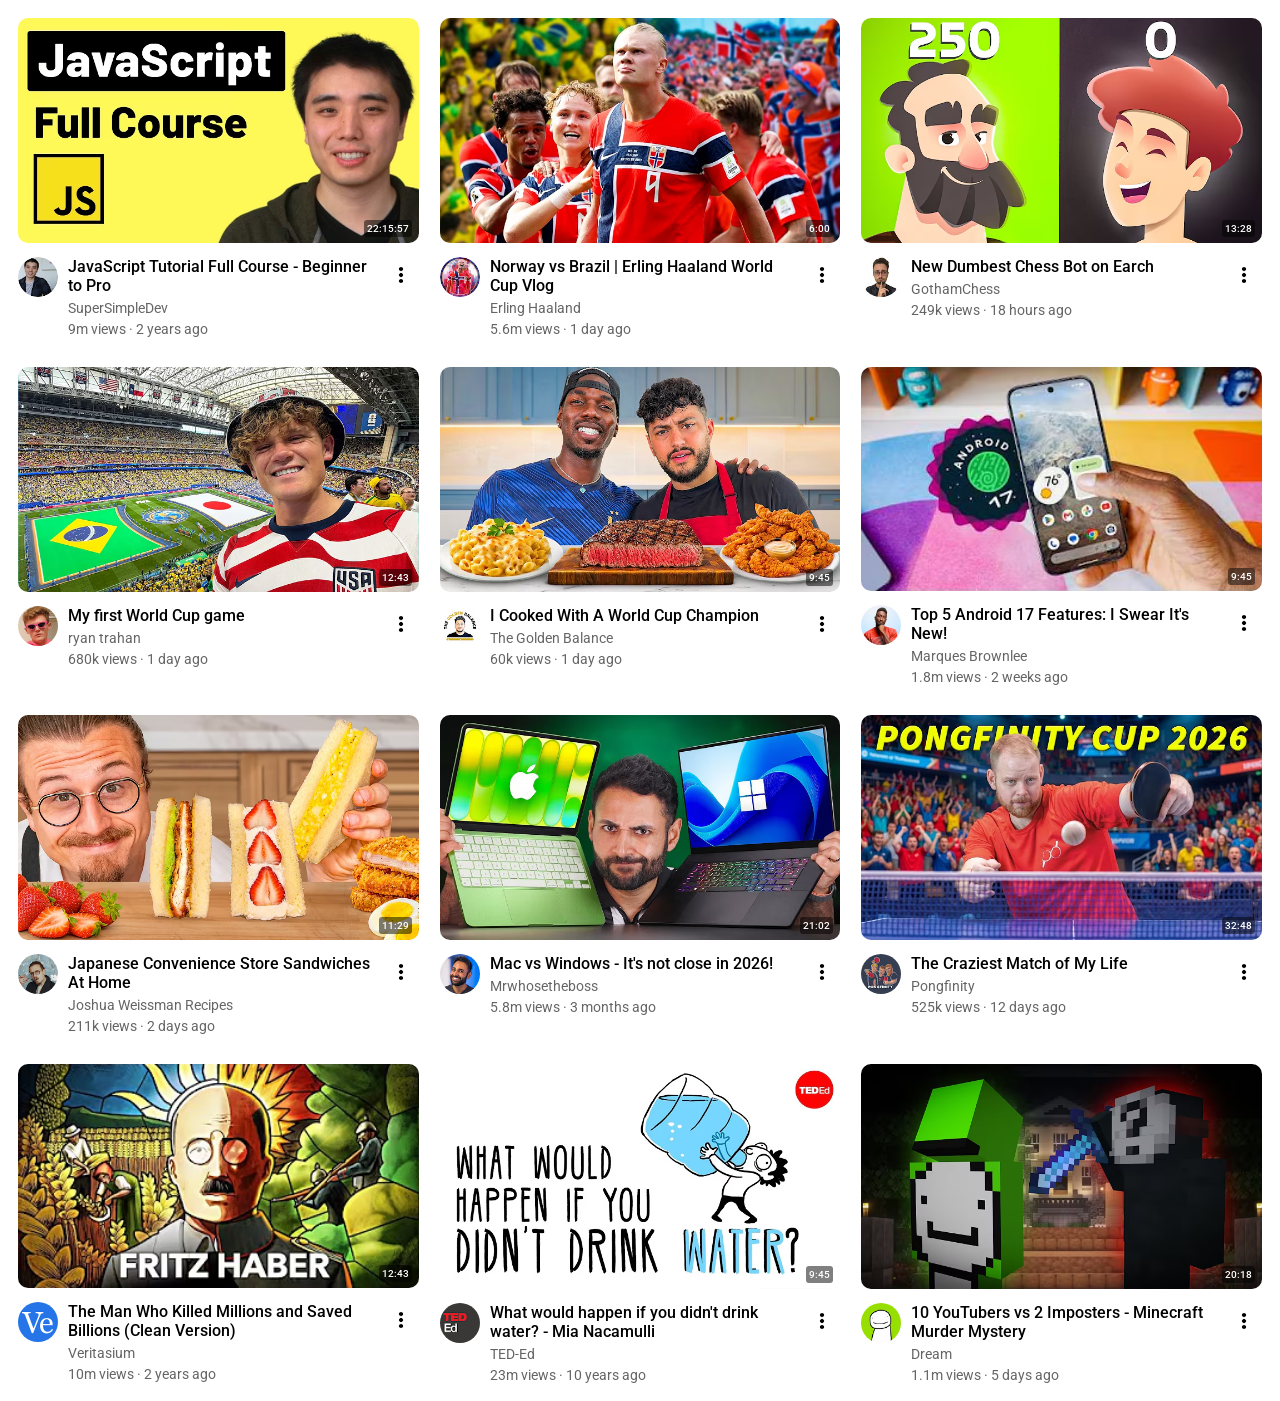
<file: html-css-exercises/youtube.html>
<!DOCTYPE html>
<html lang="en">
  <head>
    <title>YouTube</title>

    <link rel="stylesheet" href="youtube-files/styles/general.css">
    <link rel="stylesheet" href="youtube-files/styles/videos.css">

    <link rel="preconnect" href="https://fonts.googleapis.com">
    <link rel="preconnect" href="https://fonts.gstatic.com" crossorigin>
    <link href="https://fonts.googleapis.com/css2?family=Roboto:ital,wght@0,100..900;1,100..900&display=swap" rel="stylesheet">
  </head>
  <body>
    <section class="videos-grid">
      <div class="video-preview">
        <div class="thumbnail-container">
          <a href="https://www.youtube.com/watch?v=EerdGm-ehJQ&pp=ygUXanMgdHV0b3JpYWwgZnVsbCBjb3Vyc2U%3D">
            <img class="thumbnail" src="youtube-files/thumbnails/thumbnail1.avif">
            <span class="video-length">22:15:57</span>
          </a>
        </div>
        <div class="video-body">
          <a href="https://www.youtube.com/@SuperSimpleDev">
            <img class="channel-picture" src="youtube-files/channels/channel1.jpg">
          </a>
          <div class="video-info">
            <p class="video-title">
              JavaScript Tutorial Full Course - Beginner to Pro
            </p>
            <p class="channel-name">SuperSimpleDev</p>
            <p class="video-stats">9m views &middot 2 years ago</p>
          </div>
          <img class="three-dots" src="youtube-files/icons/3-dots.png">
        </div>
      </div>

      <div class="video-preview">
        <div class="thumbnail-container">
          <a href="https://www.youtube.com/watch?v=FhXZ62GERi8&pp=ygUYbm9yd2F5IHZzIGJyYXppbCBoYWxhYW5k">
            <img class="thumbnail" src="youtube-files/thumbnails/thumbnail2.avif">
            <span class="video-length">6:00</span>
          </a>
        </div>
        <div class="video-body">
          <a href="https://www.youtube.com/@erling">
            <img class="channel-picture" src="youtube-files/channels/channel2.jpg">
          </a>
          <div class="video-info">
            <p class="video-title">
              Norway vs Brazil | Erling Haaland World Cup Vlog
            </p>
            <p class="channel-name">Erling Haaland</p>
            <p class="video-stats">5.6m views &middot 1 day ago</p>
          </div>
          <img class="three-dots" src="youtube-files/icons/3-dots.png">
        </div>
      </div>

      <div class="video-preview">
        <div class="thumbnail-container">
          <a href="https://www.youtube.com/watch?v=FQtEhErZO1k&pp=ygULZ290aGFtY2hlc3M%3D">
            <img class="thumbnail" src="youtube-files/thumbnails/thumbnail3.avif">
            <span class="video-length">13:28</span>
          </a>
        </div>
        <div class="video-body">
          <a href="https://www.youtube.com/@GothamChess">
            <img class="channel-picture" src="youtube-files/channels/channel3.jpg">
          </a>
          <div class="video-info">
            <p class="video-title">
              New Dumbest Chess Bot on Earch
            </p>
            <p class="channel-name">GothamChess</p>
            <p class="video-stats">249k views &middot 18 hours ago</p>
          </div>
          <img class="three-dots" src="youtube-files/icons/3-dots.png">
        </div>
      </div>

      <div class="video-preview">
        <div class="thumbnail-container">
          <a href="https://www.youtube.com/watch?v=kM2Ow8XEOjs&pp=ygULcnlhbiB0cmFoYW4%3D">
            <img class="thumbnail" src="youtube-files/thumbnails/thumbnail4.avif">
            <span class="video-length">12:43</span>
          </a>
        </div>
        <div class="video-body">
          <a href="https://www.youtube.com/@ryan">
            <img class="channel-picture" src="youtube-files/channels/channel4.jpg">
          </a>
          <div class="video-info">
            <p class="video-title">
              My first World Cup game
            </p>
            <p class="channel-name">ryan trahan</p>
            <p class="video-stats">680k views &middot 1 day ago</p>
          </div>
          <img class="three-dots" src="youtube-files/icons/3-dots.png">
        </div>
      </div>

      <div class="video-preview">
        <div class="thumbnail-container">
          <a href="https://www.youtube.com/watch?v=4bHi2Bb_uiU&pp=ygUSdGhlIGdvbGRlbiBiYWxhbmNl">
            <img class="thumbnail" src="youtube-files/thumbnails/thumbnail5.avif">
            <span class="video-length">9:45</span>
          </a>
        </div>
        <div class="video-body">
          <a href="https://www.youtube.com/@thegoldenbalance">
            <img class="channel-picture" src="youtube-files/channels/channel5.jpg">
          </a>
          <div class="video-info">
            <p class="video-title">
              I Cooked With A World Cup Champion
            </p>
            <p class="channel-name">The Golden Balance</p>
            <p class="video-stats">60k views &middot 1 day ago</p>
          </div>
          <img class="three-dots" src="youtube-files/icons/3-dots.png">
        </div>
      </div>

      <div class="video-preview">
        <div class="thumbnail-container">
          <a href="https://www.youtube.com/watch?v=QrT4S9i3agE">
            <img class="thumbnail" src="youtube-files/thumbnails/thumbnail6.avif">
            <span class="video-length">9:45</span>
          </a>
        </div>
        <div class="video-body">
          <a href="https://www.youtube.com/@mkbhd">
            <img class="channel-picture" src="youtube-files/channels/channel6.jpg">
          </a>
          <div class="video-info">
            <p class="video-title">
              Top 5 Android 17 Features: I Swear It's New!
            </p>
            <p class="channel-name">Marques Brownlee</p>
            <p class="video-stats">1.8m views &middot 2 weeks ago</p>
          </div>
          <img class="three-dots" src="youtube-files/icons/3-dots.png">
        </div>
      </div>

      <div class="video-preview">
        <div class="thumbnail-container">
          <a href="https://www.youtube.com/watch?v=7SixjIlfnIw&pp=ygUZam9maHVhIGNvb2sgcmVjaXBlcyBqYXBhbg%3D%3D">
            <img class="thumbnail" src="youtube-files/thumbnails/thumbnail7.avif">
            <span class="video-length">11:29</span>
          </a>
        </div>
        <div class="video-body">
          <a href="https://www.youtube.com/@JoshuaWeissmanRecipes">
            <img class="channel-picture" src="youtube-files/channels/channel7.jpg">
          </a>
          <div class="video-info">
            <p class="video-title">
              Japanese Convenience Store Sandwiches At Home
            </p>
            <p class="channel-name">Joshua Weissman Recipes</p>
            <p class="video-stats">211k views &middot 2 days ago</p>
          </div>
          <img class="three-dots" src="youtube-files/icons/3-dots.png">
        </div>
      </div>

      <div class="video-preview">
        <div class="thumbnail-container">
          <a href="https://www.youtube.com/watch?v=aJSK3HZlvnU&pp=ygUdbWFjIHZzIHdpbmRvd3MgbXJ3aG9zZXRoZWJvc3M%3D">
            <img class="thumbnail" src="youtube-files/thumbnails/thumbnail8.avif">
            <span class="video-length">21:02</span>
          </a>
        </div>
        <div class="video-body">
          <a href="https://www.youtube.com/@Mrwhosetheboss">
            <img class="channel-picture" src="youtube-files/channels/channel8.jpg">
          </a>
          <div class="video-info">
            <p class="video-title">
              Mac vs Windows - It's not close in 2026!
            </p>
            <p class="channel-name">Mrwhosetheboss</p>
            <p class="video-stats">5.8m views &middot 3 months ago</p>
          </div>
          <img class="three-dots" src="youtube-files/icons/3-dots.png">
        </div>
      </div>

      <div class="video-preview">
        <div class="thumbnail-container">
          <a href="https://www.youtube.com/watch?v=OwcZ-fF65Aw&pp=ygUKcG9uZ2Zpbml0eQ%3D%3D">
            <img class="thumbnail" src="youtube-files/thumbnails/thumbnail9.avif">
            <span class="video-length">32:48</span>
          </a>
        </div>
        <div class="video-body">
          <a href="https://www.youtube.com/@Pongfinity">
            <img class="channel-picture" src="youtube-files/channels/channel9.jpg">
          </a>
          <div class="video-info">
            <p class="video-title">
              The Craziest Match of My Life
            </p>
            <p class="channel-name">Pongfinity</p>
            <p class="video-stats">525k views &middot 12 days ago</p>
          </div>
          <img class="three-dots" src="youtube-files/icons/3-dots.png">
        </div>
      </div>

      <div class="video-preview">
        <div class="thumbnail-container">
          <a href="https://www.youtube.com/watch?v=QQkmJI63ykI&pp=0gcJCU8LAYcqIYzv">
            <img class="thumbnail" src="youtube-files/thumbnails/thumbnail10.avif">
            <span class="video-length">12:43</span>
          </a>
        </div>
        <div class="video-body">
          <a href="https://www.youtube.com/@veritasium">
            <img class="channel-picture" src="youtube-files/channels/channel10.jpg">
          </a>
          <div class="video-info">
            <p class="video-title">
              The Man Who Killed Millions and Saved Billions (Clean Version)
            </p>
            <p class="channel-name">Veritasium</p>
            <p class="video-stats">10m views &middot 2 years ago</p>
          </div>
          <img class="three-dots" src="youtube-files/icons/3-dots.png">
        </div>
      </div>

      <div class="video-preview">
        <div class="thumbnail-container">
          <a href="https://www.youtube.com/watch?v=9iMGFqMmUFs&pp=ygUMdGVkIGVkIHdhdGVy">
            <img class="thumbnail" src="youtube-files/thumbnails/thumbnail11.avif">
            <span class="video-length">9:45</span>
          </a>
        </div>
        <div class="video-body">
          <a href="https://www.youtube.com/@TEDEd">
            <img class="channel-picture" src="youtube-files/channels/channel11.jpg">
          </a>
          <div class="video-info">
            <p class="video-title">
              What would happen if you didn't drink water? - Mia Nacamulli
            </p>
            <p class="channel-name">TED-Ed</p>
            <p class="video-stats">23m views &middot 10 years ago</p>
          </div>
          <img class="three-dots" src="youtube-files/icons/3-dots.png">
        </div>
      </div>

      <div class="video-preview">
        <div class="thumbnail-container">
          <a href="https://www.youtube.com/watch?v=n3Z4vVzx4nw&pp=ygUFZHJlYW0%3D">
            <img class="thumbnail" src="youtube-files/thumbnails/thumbnail12.avif">
            <span class="video-length">20:18</span>
          </a>
        </div>
        <div class="video-body">
          <a href="https://www.youtube.com/@dream">
            <img class="channel-picture" src="youtube-files/channels/channel12.jpg">
          </a>
          <div class="video-info">
            <p class="video-title">
              10 YouTubers vs 2 Imposters - Minecraft Murder Mystery
            </p>
            <p class="channel-name">Dream </p>
            <p class="video-stats">1.1m views &middot 5 days ago</p>
          </div>
          <img class="three-dots" src="youtube-files/icons/3-dots.png">
        </div>
      </div>
    </section>
  </body>
</html>
</file>
<file: front-end/amazon-project/styles/shared/general.css>
body {
    font-family: 'Roboto', Arial;
    margin: 0;
    padding-top: 60px;
}

p {
    margin: 0;
}

select, button {
  cursor: pointer;
}

input, select, button {
  font-family: Roboto, Arial;
}

.two-line-limit {
    display: -webkit-box;
    line-clamp: 2;
    -webkit-line-clamp: 2;
    -webkit-box-orient: vertical;
    overflow: hidden;
}

.primary-button {
    color: rgb(33, 33, 33);
    background-color: rgb(255, 216, 20);
    border: 1px solid rgb(248, 206, 0);
    box-shadow: 0 2px 5px rgba(213, 217, 217, 0.5);
}

.primary-button:hover {
    background-color: rgb(247, 202, 0);
    border-color: rgb(242, 194, 0);
}

.primary-button:active {
    background: rgb(255, 216, 20);
    border-color: rgb(248, 206, 0);
    box-shadow: none;
}

.link {
  color: #017cb6;
  cursor: pointer;
}

.link:hover {
  color: rgb(196, 80, 0);
}
</file>
<file: front-end/amazon-project/styles/shared/header.css>
.amazon-header {
    display: flex;
    justify-content: space-between;
    align-items: center;

    position: fixed;
    left: 0;
    right: 0;
    top: 0;
    height: 60px;

    padding: 0 10px;
    background-color: rgb(19, 25, 33);
}

.header-left-section {
    width: 115px;
}

.header-middle-section {
    flex: 1;
    display: flex;
    align-items: center;
    margin-left: 100px;
    margin-right: 25px;
    max-width: 850px;
}

@media (min-width: 576px) and (max-width: 799px) {
    .header-middle-section {
        margin-left: 15px;
    }
}

.header-right-section {
    width: 180px;
    display: flex;
    justify-content: end;
    align-items: center;
}

.header-link {
    display: inline-block;
    padding: 5px 10px;
    border: 1px solid rgba(0, 0, 0, 0);
    border-radius: 2px;
    text-decoration: none;
}

.header-link:hover {
    border: 1px solid white;
}

.amazon-logo {
    width: 100px;
    margin-top: 5px;
}

.amazon-logo-mobile {
    width: 35px;
}

.header-search-bar {
    flex: 1;
    height: 30px;
    padding: 5px 15px;
    font-size: 16px;
    border: none;
    border-radius: 5px 0 0 5px;
}

.header-search-bar:focus {
    outline: none;
}

.header-search-button {
    width: 45px;
    height: 40px;
    border: none;
    border-radius: 0 5px 5px 0;
    background-color: rgb(254, 189, 105);
    padding: 1px 6px;
    cursor: pointer;
}

.header-search-icon {
    width: 22px;
    margin-top: 3px;
}

.header-returns-orders-container {
    margin-bottom: 2px;
    padding: 6px 5px;
}

@media (max-width: 575px) {
    .amazon-logo {
        display: none;
    }

    .amazon-logo-mobile {
        display: block;
    }

    .header-middle-section {
        margin-left: 5px;
        margin-right: 15px;
    }
}

.header-returns-text {
    color: white;
    font-size: 13px;
}

.header-orders-text {
    color: white;
    font-size: 15px;
    font-weight: bold;
    white-space: nowrap;
}

.header-cart-icon {
    width: 50px;
}

.header-cart-container {
    position: relative;
    display: flex;
}

.header-cart-text {
    color: white;
    font-weight: bold;
    font-size: 15px;
    margin-top: 15px;
}

.header-cart-quantity {
    position: absolute;
    top: 3px;
    right: 47px;
    color: rgb(240, 136, 4);
    font-weight: bold;

    width: 26px;
    text-align: center;
}
</file>
<file: front-end/amazon-project/styles/pages/main.css>
.products-grid {
    display: grid;
}

@media (max-width: 450px) {
    .products-grid {
        grid-template-columns: 1fr;
    }
}

@media (min-width: 451px) and (max-width: 575px) {
    .products-grid {
        grid-template-columns: repeat(2, 1fr);
    }
}

@media (min-width: 576px) and (max-width: 799px) {
    .products-grid {
        grid-template-columns: repeat(3, 1fr);
    }
}

@media (min-width: 800px) and (max-width: 999px) {
    .products-grid {
        grid-template-columns: repeat(4, 1fr);
    }
}

@media (min-width: 1000px) and (max-width: 1299px) {
    .products-grid {
        grid-template-columns: repeat(5, 1fr);
    }
}

@media (min-width: 1300px) and (max-width: 1599px) {
    .products-grid {
        grid-template-columns: repeat(6, 1fr);
    }
}

@media (min-width: 1600px) {
    .products-grid {
        grid-template-columns: repeat(7, 1fr);
    }
}

.product-container {
    padding: 40px 25px 25px 25px;
    display: flex;
    flex-direction: column;
    align-items: start;
    border-right: 1px solid rgb(230, 230, 230);
    border-bottom: 1px solid rgb(230, 230, 230);
}

.product-image-container {
    display: flex;
    justify-content: center;
    align-items: center;
    height: 180px;
    width: 100%;
}

.product-image {
    max-height: 100%;
    max-width: 100%;
}

.product-name {
    color: rgb(33, 33, 33);
    margin-top: 20px;
    height: 38px; 
}

.product-rating-container {
    display: flex;
    justify-content: start;
    align-items: center;
    column-gap: 6px;
    margin-top: 7px;
}

.product-stars-rating {
    width: 100px;
}

.product-rating-count {
    color: rgb(44, 128, 167);
    margin-top: 3px;
    cursor: pointer;
}

.product-price {
    font-weight: bold;
    margin-top: 10px
}

.product-quantity-selector {
    font-size: 15px;
    margin-top: 10px;
    margin-bottom: 15px;
    border: 1px solid rgb(220, 220, 220);
    border-radius: 7px;
    background-color: rgb(240, 240, 240);
    padding: 3px 5px;
    box-shadow: 0 2px 5px rgba(213, 217, 217, 0.5);
}

.product-quantity-selector:focus {
    outline: 2px solid orange;
}

.product-spacer {
    flex: 1;
}

.added-to-cart {
    display: flex;
    align-items: flex-start;
    column-gap: 5px;
    margin-top: 5px;
    opacity: 0;
}

.added-to-cart-shown {
    opacity: 1;
}

.added-to-cart img {
    width: 20px;
}

.added-to-cart span {
    color: rgb(6, 125, 98);
}

.add-to-cart-button {
    margin-top: 5px;
    width: 100%;
    padding: 8px;
    border-radius: 50px;
}
</file>
<file: front-end/rock-paper-scissors-project/styles.css>
body {
    background-color: rgb(25, 25 ,25);
    color: white;
    font-family: Arial;
}

p {
    margin-top: 0;
    margin-bottom: 0;
}

img {
    width: 50px;
}

button {
    cursor: pointer;
}

.title {
    font-size: 24px;
    font-weight: bold;
    margin: 25px 0;
}

.emoji-btn {
    background-color: transparent;
    border: 3px solid white;
    border-radius: 50%;
    padding: 20px;
    margin-right: 10px;
}

.result {
    font-size: 20px;
    font-weight: bold;
    margin-top: 40px;
}

.moves-container {
    margin-top: 30px;
}

.score {
    margin-top: 40px;
    font-size: 14px;
}

.reset-btn {
    margin-top: 15px;
    border: none;
    padding: 7px 10px;
    border-radius: 6px;
    background-color: white;
}

.reset-btn:hover {
    background-color: rgb(235, 235, 235);
    transition: background-color 0.15s;
}
</file>
<file: front-end/youtube-project/styles/general.css>
body {
    font-family: 'Roboto';
    padding-top: 60px;
    padding-left: 60px;
}

p {
    margin-top: 0;
    margin-bottom: 0;
}
</file>
<file: front-end/youtube-project/styles/header.css>
.header {
    display: flex;
    justify-content: space-between;

    position: fixed;
    top: 0;
    left: 0;
    right: 0;
    height: 50px;
    z-index: 100;

    background-color: rgba(255, 255, 255, 0.993);
}

.left-section {
    display: flex;
    justify-content: space-between;
    align-items: center;
    width: 145px;
}

.middle-section {
    display: flex;
    align-items: center;
    flex: 1;
    margin-left: 85px;
    margin-right: 10px;
    max-width: 550px;
}

.right-section {
    display: flex;
    align-items: center;
    width: 180px;
    justify-content: space-between;
}

.header-icon {
    mix-blend-mode: multiply;
    filter: contrast(1.2) brightness(1.1);
    
    height: 20px;
    cursor: pointer;
}

.three-lines-button {
    margin-left: 14px;
    border: none;
    background-color: transparent;
    border-radius: 50%;
    padding: 5px 6px 3px 6px;
    margin-top: 3px;
    cursor: pointer;
}

.three-lines-button:hover {
    background-color: rgb(214, 214, 214);
    transition: background-color 0.15s;
}

.three-lines-icon {
    height: 18px;
}

.search-bar {
    border: 1px solid rgb(210, 210, 210);
    border-radius: 20px 0 0 20px;
    padding: 8px 10px;
    flex: 1;
    width: 0;
}

.search-bar:focus {
    border-color: rgb(25, 105, 243);
    outline: none;
}

.search-bar[type="text"] {
    font-family: 'Roboto', Arial;
    font-weight: 300;
}

.search-bar::placeholder {
    font-family: 'Roboto', Arial;
    font-size: 12px;
    font-weight: 400 !important;
}

.search-button {
    background-color: rgb(245, 245, 245);
    border: 1px solid rgb(210, 210, 210);
    border-radius: 0 20px 20px 0;
    border-left: none;
    padding: 3px 16px;
    margin-right: 10px;
    cursor: pointer;
}

.search-button:hover {
    background-color: rgb(234, 234, 234);
    transition: background-color 0.15s;
}

.search-icon {
    margin-top: 2px;
}

.mic-button {
    border: none;
    background-color: rgb(245, 245, 245);
    border-radius: 50%;
    padding: 5px 6px 1px 6px;
    cursor: pointer;
}

.mic-button:hover {
    background-color: rgb(214, 214, 214);
    transition: background-color 0.15s;
}

.mic-icon {
    height: 22px;
}

.create-icon {
    display: flex;
    align-items: center;
    background-color: rgb(243, 243, 243);
    padding: 5px 10px;
    border-radius: 25px;
    cursor: pointer;
}

.create-icon:hover {
    background-color: rgb(224, 224, 224);
    transition: background-color 0.15s;
}

.create-icon span {
    margin-left: 5px;
    font-size: 12px;
    font-weight: 500;
}

.bell-button {
    border: none;
    background-color: transparent;
    border-radius: 50%;
    padding: 5px 5px 1px 6px;
    cursor: pointer;
}

.bell-button:hover {
    background-color: rgb(214, 214, 214);
    transition: background-color 0.15s;
}

.bell-icon {
    height: 22px;
}

.my-channel-picture {
    border-radius: 50%;
    height: 25px;
    margin-right: 20px;
    cursor: pointer;
}

@media (max-width: 575px) {
    .middle-section {
        margin-left: 10px;
    }
}

@media (max-width: 500px) {
    .create-icon {
        display: none;
    }

    .right-section {
        width: 80px;
        justify-content: end;
    }

    .bell-button {
        margin-right: 10px;
    }
}
</file>
<file: front-end/youtube-project/styles/sidebar.css>
.side-bar {
    display: flex;
    flex-direction: column;
    position: fixed;
    top: 50px;
    left: 0;
    bottom: 0;
    z-index: 100;
    width: 54px;
    background-color: white;
}

.side-bar div {
    display: flex;
    flex-direction: column;
    align-items: center;
    margin-left: 3px;
    padding: 12px 14px;
    border-radius: 6px;
    cursor: pointer;
}

.side-bar div:hover {
    background-color: rgb(235, 235, 235);
}

.side-bar img {
    width: 20px;
    mix-blend-mode: multiply;
}

.side-bar span {
    font-family: 'Roboto' Arial;
    font-size: 8px;
    margin-top: 5px;
}
</file>
<file: front-end/youtube-project/styles/videos.css>
.videos-grid {
    display: grid;
    column-gap: 1px;
    row-gap: 10px;
}

@media (max-width: 550px) {
    .videos-grid {
        grid-template-columns: 1fr;
    }
}

@media (min-width: 551px) and  (max-width: 950px) {
    .videos-grid {
        grid-template-columns: 1fr 1fr;
    }
}

@media (min-width: 951px) {
    .videos-grid {
        grid-template-columns: 1fr 1fr 1fr;
    }
}

.video-preview {
    padding: 10px;
    border-radius: 10px;
    cursor: pointer;
}

.video-preview:hover {
    background-color: rgba(116, 116, 116, 0.3);
    transition: background-color 0.25s;
}

.thumbnail-container {
    position: relative;
}

.video-length {
    position: absolute;
    bottom: 20px;
    right: 7px;
    background-color: rgba(0, 0, 0, 0.5);
    color: white;
    font-size: 10px;
    font-family: 'Roboto';
    padding: 3px;
    border-radius: 3px;
    font-weight: 500;
}

.thumbnail {
    width: 100%;
    border-radius: 10px;
    margin-bottom: 10px;
}

.video-body {
    display: flex;
    column-gap: 10px;
    align-items: flex-start;
}

.channel-picture {
    display: inline-block;
    width: 40px;
    object-fit: contain;
    mix-blend-mode: multiply;
    border-radius: 50%;
}

.three-dots {
    width: 20px;
    margin-left: auto;
    border-radius: 50%;
    padding: 8px;
}

.three-dots:hover {
    background-color: rgba(100, 100, 100, 0.3);
    transition: background-color 0.25s;
}

.video-title {
    font-weight: 500;
    margin-bottom: 5px;
}

.channel-name, .video-stats {
    color: rgb(101, 101, 101);
    font-size: 14px;
}

.channel-name {
    margin-bottom: 5px;
}
</file>
<file: html-css-exercises/youtube-files/styles/general.css>
body {
    font-family: 'Roboto';
}

p {
    margin-top: 0;
    margin-bottom: 0;
}
</file>
<file: html-css-exercises/youtube-files/styles/videos.css>
.videos-grid {
    display: grid;
    column-gap: 1px;
    row-gap: 10px;
}

@media (max-width: 550px) {
    .videos-grid {
        grid-template-columns: 1fr;
    }
}

@media (min-width: 551px) and  (max-width: 950px) {
    .videos-grid {
        grid-template-columns: 1fr 1fr;
    }
}

@media (min-width: 951px) {
    .videos-grid {
        grid-template-columns: 1fr 1fr 1fr;
    }
}

.video-preview {
    padding: 10px;
    border-radius: 10px;
    cursor: pointer;
}

.video-preview:hover {
    background-color: rgba(116, 116, 116, 0.3);
    transition: background-color 0.25s;
}

.thumbnail-container {
    position: relative;
}

.video-length {
    position: absolute;
    bottom: 20px;
    right: 7px;
    background-color: rgba(0, 0, 0, 0.5);
    color: white;
    font-size: 10px;
    font-family: 'Roboto';
    padding: 3px;
    border-radius: 3px;
    font-weight: 500;
}

.thumbnail {
    width: 100%;
    border-radius: 10px;
    margin-bottom: 10px;
}

.video-body {
    display: flex;
    column-gap: 10px;
    align-items: flex-start;
}

.channel-picture {
    display: inline-block;
    width: 40px;
    object-fit: contain;
    mix-blend-mode: multiply;
    border-radius: 50%;
}

.three-dots {
    width: 20px;
    margin-left: auto;
    border-radius: 50%;
    padding: 8px;
}

.three-dots:hover {
    background-color: rgba(100, 100, 100, 0.3);
    transition: background-color 0.25s;
}

.video-title {
    font-weight: 500;
    margin-bottom: 5px;
}

.channel-name, .video-stats {
    color: rgb(101, 101, 101);
    font-size: 14px;
}

.channel-name {
    margin-bottom: 5px;
}
</file>
